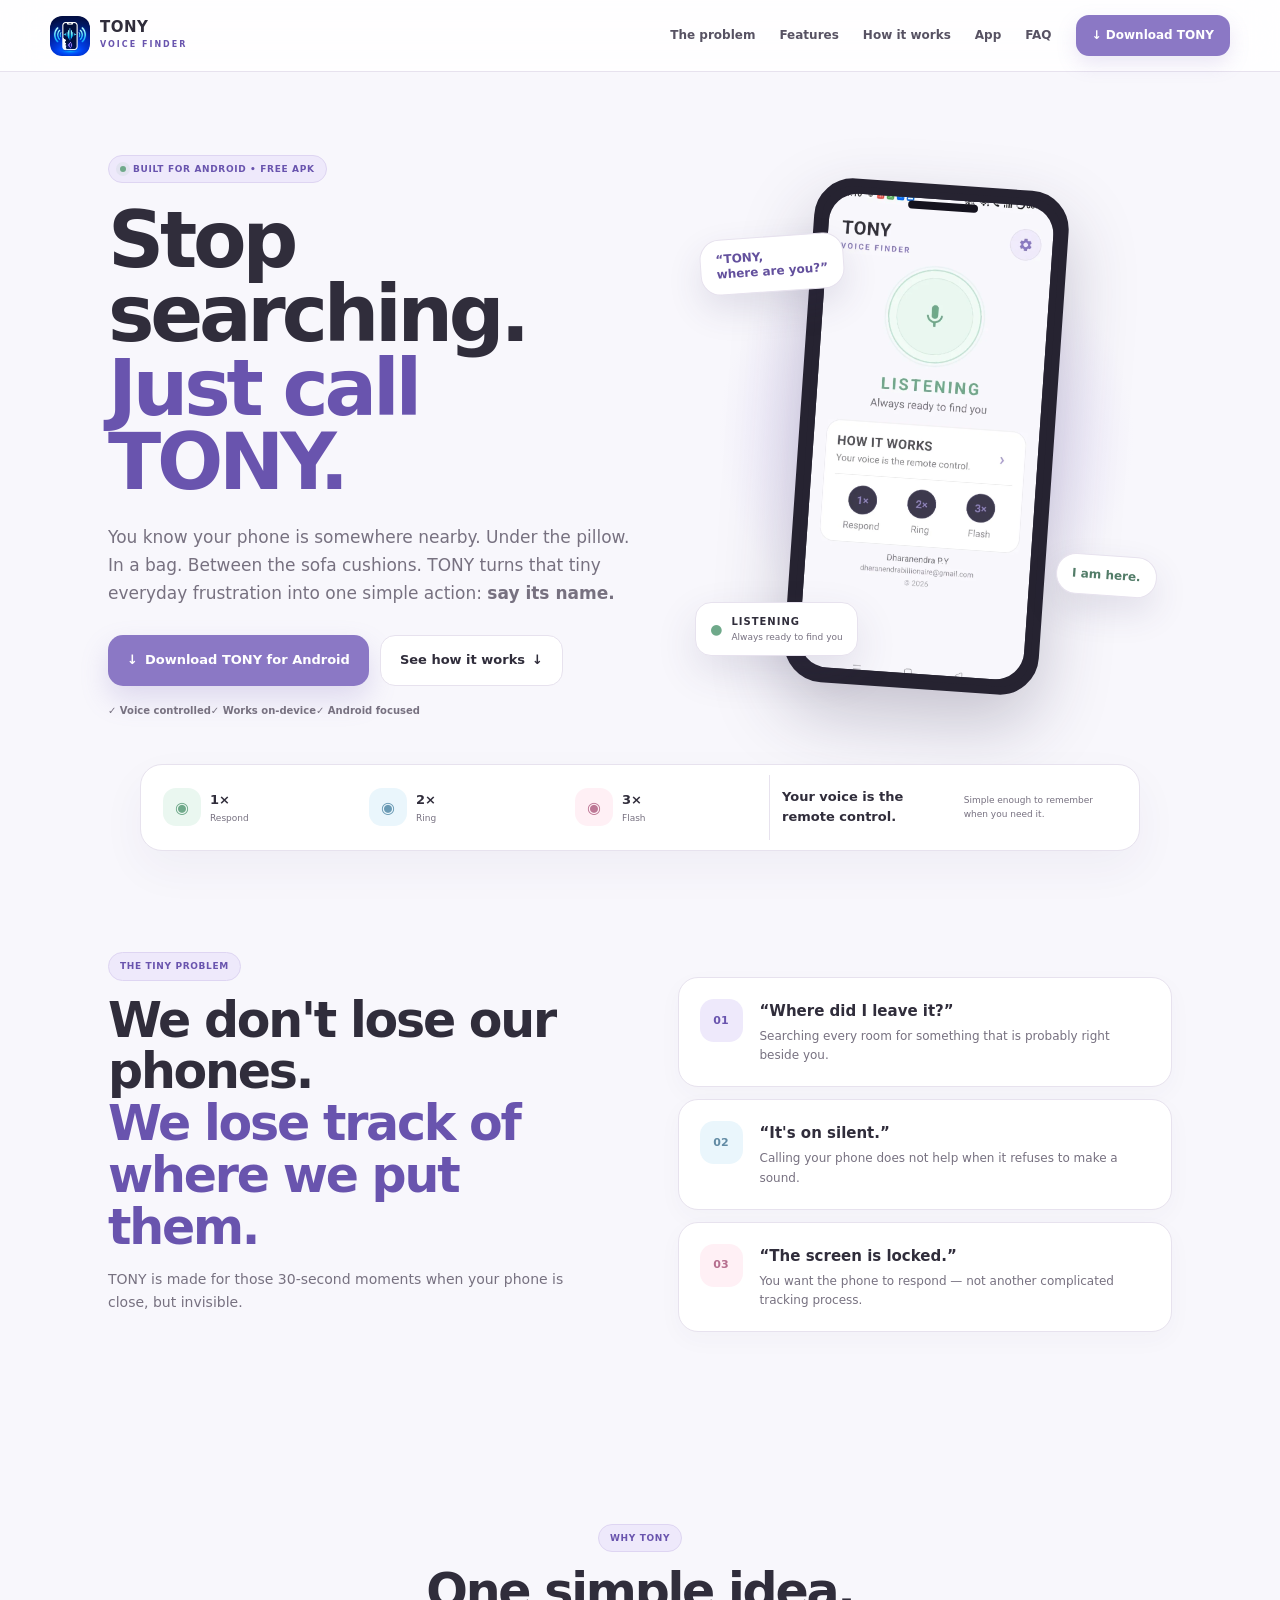
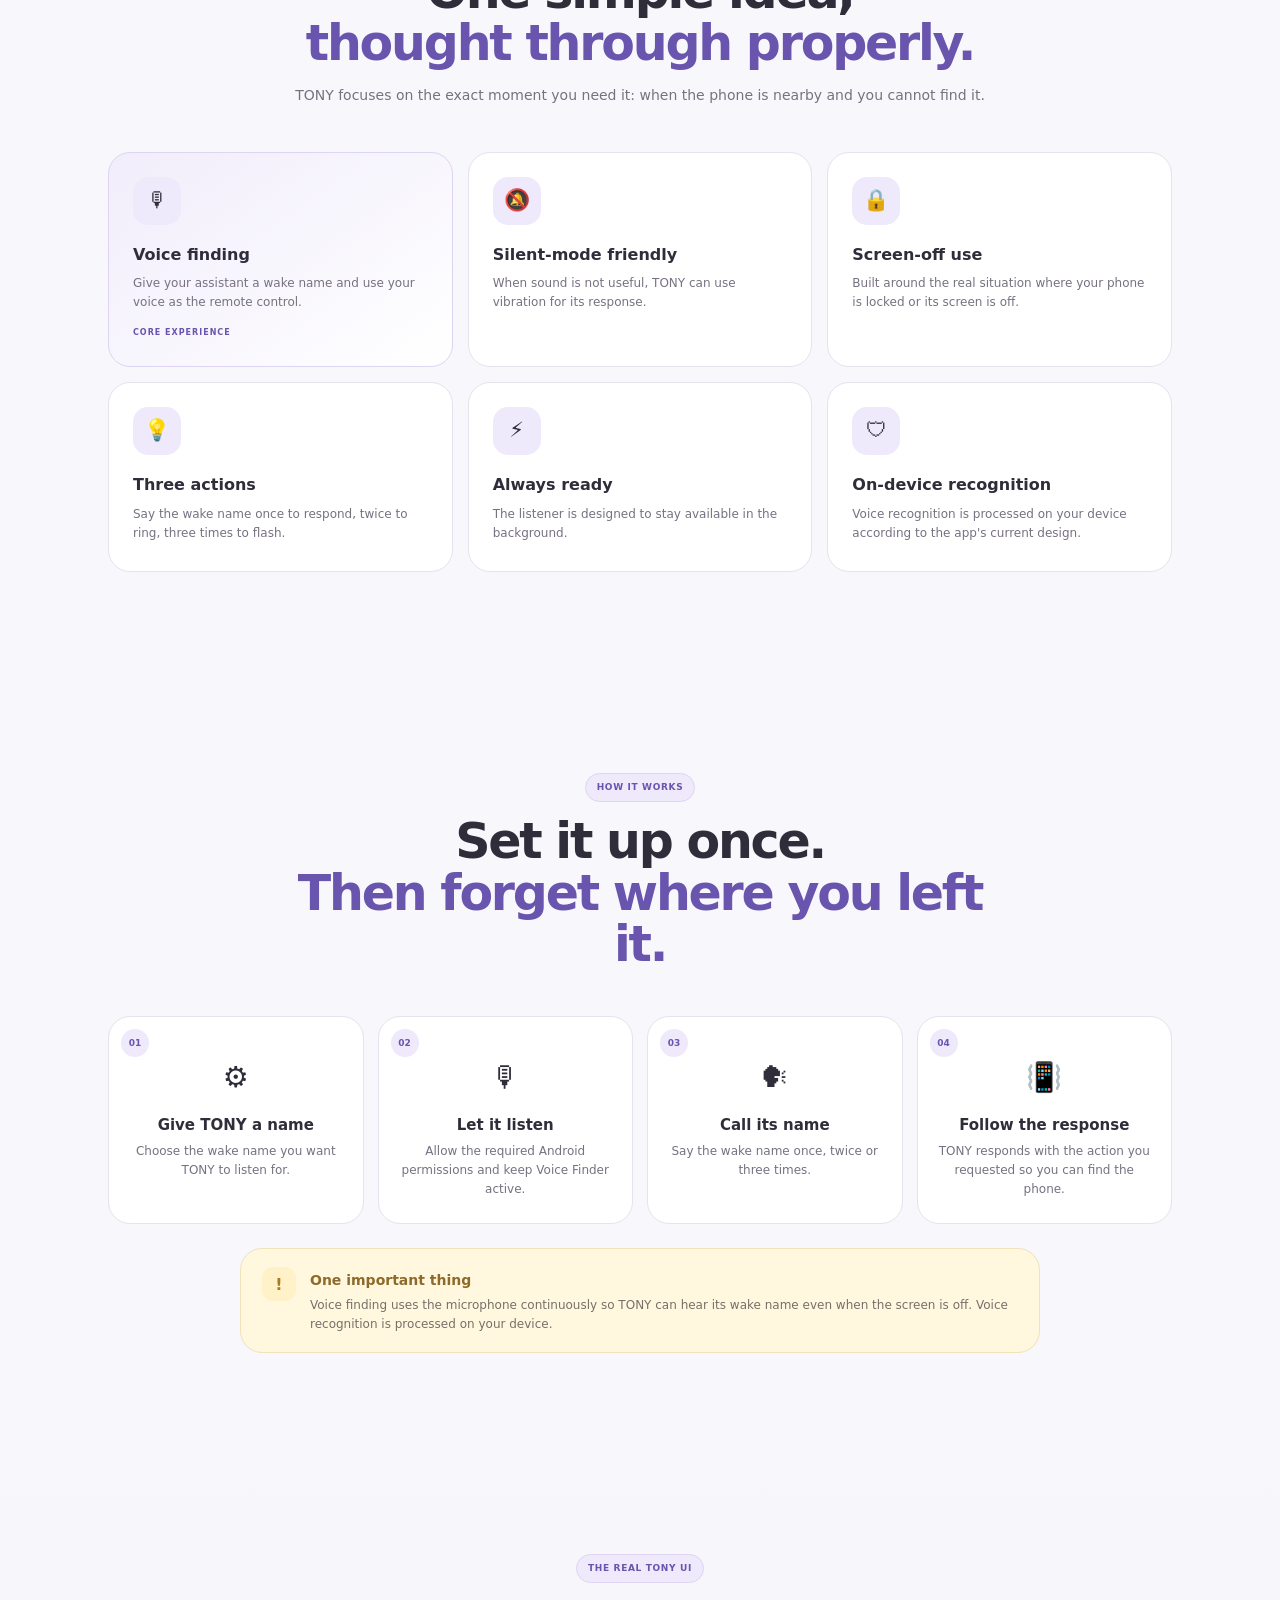
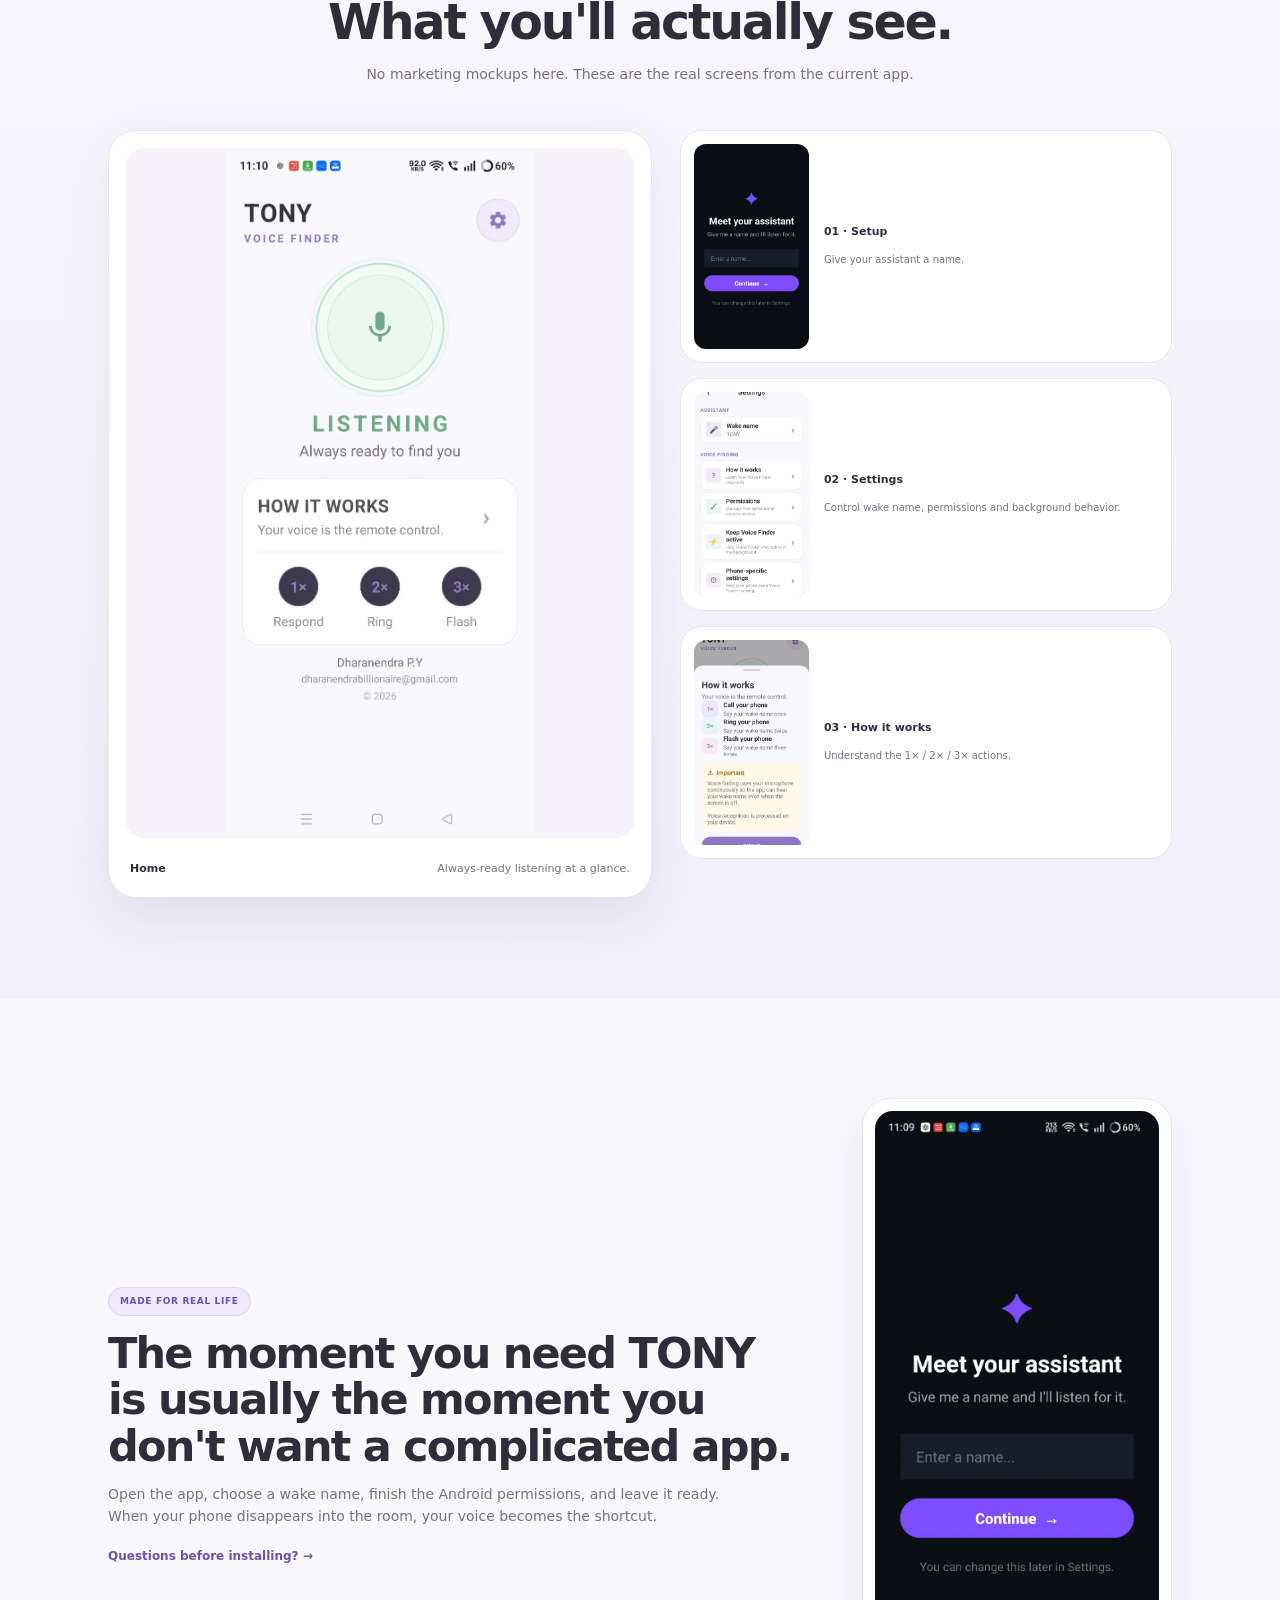
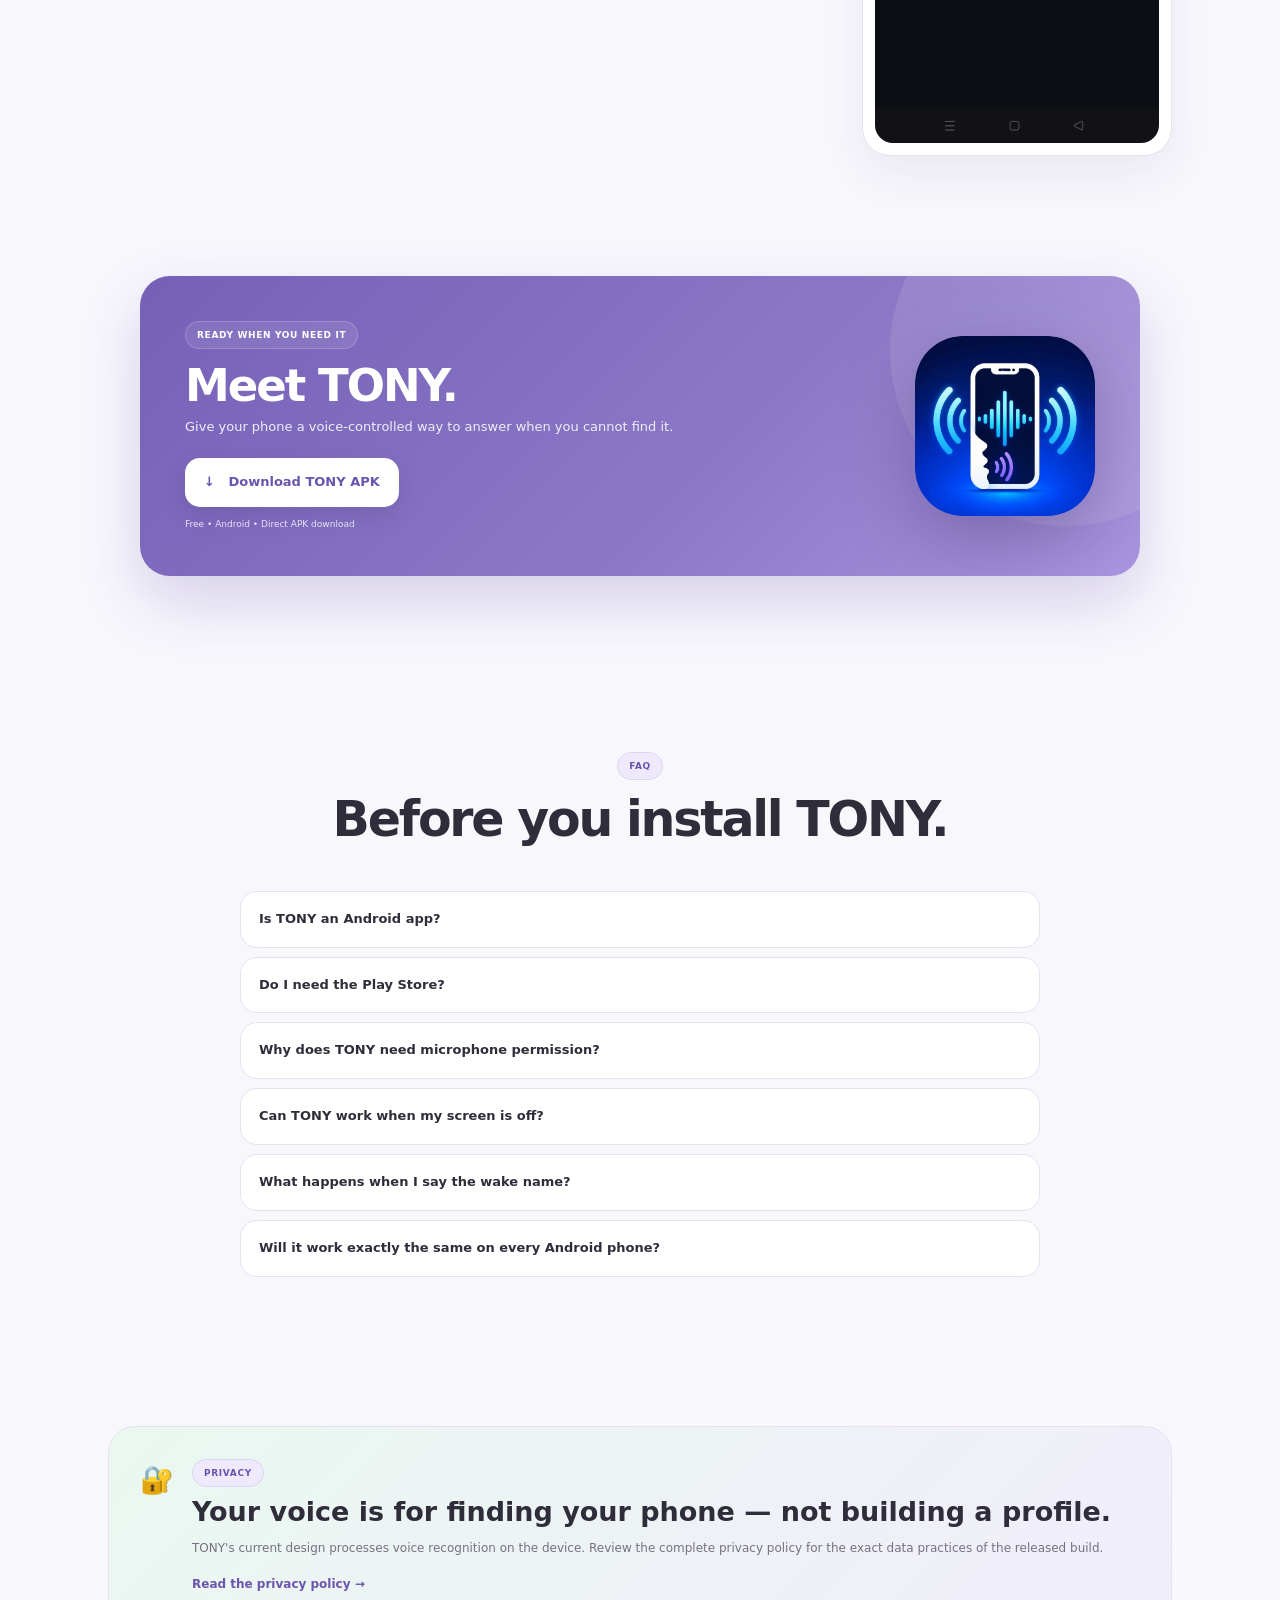
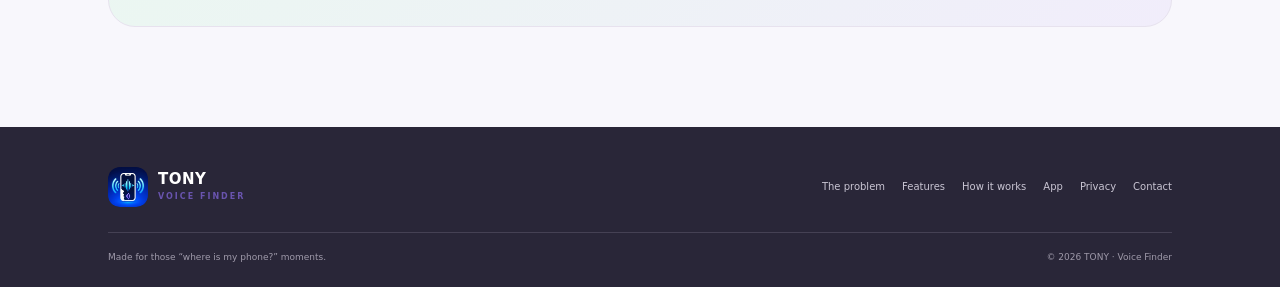
<file: index.html>
<!doctype html>
<html lang="en">
<head>
<meta charset="utf-8">
<meta name="viewport" content="width=device-width,initial-scale=1,viewport-fit=cover">
<meta name="theme-color" content="#f8f7fc">
<meta name="description" content="TONY Voice Finder — find your nearby Android phone using your voice.">
<title>TONY — Voice Finder for Android</title>
<link rel="preload" as="image" href="assets/tony-logo.webp">
<link rel="stylesheet" href="styles.css">
</head>
<body>
<div class="progress" id="progress"></div>

<header class="header" id="top">
  <a class="brand" href="#top" aria-label="TONY home">
    <img src="assets/tony-logo.webp" alt="TONY logo">
    <span><strong>TONY</strong><small>VOICE FINDER</small></span>
  </a>
  <button class="menu" id="menu" aria-label="Open menu" aria-expanded="false">☰</button>
  <nav id="nav">
    <a href="#problem">The problem</a>
    <a href="#features">Features</a>
    <a href="#how">How it works</a>
    <a href="#screens">App</a>
    <a href="#faq">FAQ</a>
    <a class="nav-download" href="downloads/TONY-v1.0.0.apk" download>↓ Download TONY</a>
  </nav>
</header>

<main>
<section class="hero">
  <div class="hero-copy">
    <div class="badge"><span class="dot"></span> BUILT FOR ANDROID • FREE APK</div>
    <h1>Stop searching.<br><span>Just call TONY.</span></h1>
    <p class="lead">You know your phone is somewhere nearby. Under the pillow. In a bag. Between the sofa cushions. TONY turns that tiny everyday frustration into one simple action: <b>say its name.</b></p>
    <div class="hero-actions">
      <a class="btn primary" href="downloads/TONY-v1.0.0.apk" download><span>↓</span> Download TONY for Android</a>
      <a class="btn ghost" href="#how">See how it works <span>↓</span></a>
    </div>
    <div class="mini-trust">
      <span>✓ Voice controlled</span><span>✓ Works on-device</span><span>✓ Android focused</span>
    </div>
  </div>

  <div class="hero-visual">
    <div class="halo"></div>
    <div class="speech speech-one">“TONY,<br>where are you?”</div>
    <div class="speech speech-two">I am here.</div>
    <div class="phone">
      <div class="phone-notch"></div>
      <img src="assets/home.webp" alt="TONY home screen showing Listening" loading="eager">
    </div>
    <div class="floating-card"><span>●</span><div><b>LISTENING</b><small>Always ready to find you</small></div></div>
  </div>
</section>

<section class="quick-proof">
  <div><span class="proof-icon green">◉</span><div><b>1×</b><small>Respond</small></div></div>
  <div><span class="proof-icon blue">◉</span><div><b>2×</b><small>Ring</small></div></div>
  <div><span class="proof-icon pink">◉</span><div><b>3×</b><small>Flash</small></div></div>
  <div class="proof-note"><b>Your voice is the remote control.</b><small>Simple enough to remember when you need it.</small></div>
</section>

<section class="section problem" id="problem">
  <div class="section-head left">
    <span class="eyebrow">THE TINY PROBLEM</span>
    <h2>We don't lose our phones.<br><em>We lose track of where we put them.</em></h2>
    <p>TONY is made for those 30-second moments when your phone is close, but invisible.</p>
  </div>
  <div class="problem-list">
    <article><span class="num">01</span><div><h3>“Where did I leave it?”</h3><p>Searching every room for something that is probably right beside you.</p></div></article>
    <article><span class="num blue-num">02</span><div><h3>“It's on silent.”</h3><p>Calling your phone does not help when it refuses to make a sound.</p></div></article>
    <article><span class="num pink-num">03</span><div><h3>“The screen is locked.”</h3><p>You want the phone to respond — not another complicated tracking process.</p></div></article>
  </div>
</section>

<section class="section features" id="features">
  <div class="section-head">
    <span class="eyebrow">WHY TONY</span>
    <h2>One simple idea,<br><em>thought through properly.</em></h2>
    <p>TONY focuses on the exact moment you need it: when the phone is nearby and you cannot find it.</p>
  </div>
  <div class="feature-grid">
    <article class="feature featured"><span class="feature-symbol">🎙</span><h3>Voice finding</h3><p>Give your assistant a wake name and use your voice as the remote control.</p><small>CORE EXPERIENCE</small></article>
    <article class="feature"><span class="feature-symbol">🔕</span><h3>Silent-mode friendly</h3><p>When sound is not useful, TONY can use vibration for its response.</p></article>
    <article class="feature"><span class="feature-symbol">🔒</span><h3>Screen-off use</h3><p>Built around the real situation where your phone is locked or its screen is off.</p></article>
    <article class="feature"><span class="feature-symbol">💡</span><h3>Three actions</h3><p>Say the wake name once to respond, twice to ring, three times to flash.</p></article>
    <article class="feature"><span class="feature-symbol">⚡</span><h3>Always ready</h3><p>The listener is designed to stay available in the background.</p></article>
    <article class="feature"><span class="feature-symbol">🛡</span><h3>On-device recognition</h3><p>Voice recognition is processed on your device according to the app's current design.</p></article>
  </div>
</section>

<section class="section how" id="how">
  <div class="section-head">
    <span class="eyebrow">HOW IT WORKS</span>
    <h2>Set it up once.<br><em>Then forget where you left it.</em></h2>
  </div>
  <div class="timeline">
    <article><span>01</span><div class="step-icon">⚙</div><h3>Give TONY a name</h3><p>Choose the wake name you want TONY to listen for.</p></article>
    <article><span>02</span><div class="step-icon">🎙</div><h3>Let it listen</h3><p>Allow the required Android permissions and keep Voice Finder active.</p></article>
    <article><span>03</span><div class="step-icon">🗣</div><h3>Call its name</h3><p>Say the wake name once, twice or three times.</p></article>
    <article><span>04</span><div class="step-icon">📳</div><h3>Follow the response</h3><p>TONY responds with the action you requested so you can find the phone.</p></article>
  </div>
  <div class="important"><span>!</span><div><b>One important thing</b><p>Voice finding uses the microphone continuously so TONY can hear its wake name even when the screen is off. Voice recognition is processed on your device.</p></div></div>
</section>

<section class="section screens" id="screens">
  <div class="section-head">
    <span class="eyebrow">THE REAL TONY UI</span>
    <h2>What you'll actually see.</h2>
    <p>No marketing mockups here. These are the real screens from the current app.</p>
  </div>
  <div class="screenshot-showcase">
    <div class="shot-main">
      <img src="assets/home.webp" alt="TONY Voice Finder home screen">
      <div class="shot-caption"><b>Home</b><span>Always-ready listening at a glance.</span></div>
    </div>
    <div class="shot-side">
      <div class="shot"><img src="assets/setup.webp" alt="TONY setup screen" loading="lazy"><div><b>01 · Setup</b><span>Give your assistant a name.</span></div></div>
      <div class="shot"><img src="assets/settings.webp" alt="TONY settings screen" loading="lazy"><div><b>02 · Settings</b><span>Control wake name, permissions and background behavior.</span></div></div>
      <div class="shot"><img src="assets/how-it-works.webp" alt="TONY how it works screen" loading="lazy"><div><b>03 · How it works</b><span>Understand the 1× / 2× / 3× actions.</span></div></div>
    </div>
  </div>
</section>

<section class="section setup-callout">
  <div class="setup-copy">
    <span class="eyebrow">MADE FOR REAL LIFE</span>
    <h2>The moment you need TONY is usually the moment you don't want a complicated app.</h2>
    <p>Open the app, choose a wake name, finish the Android permissions, and leave it ready. When your phone disappears into the room, your voice becomes the shortcut.</p>
    <a class="text-link" href="#faq">Questions before installing? →</a>
  </div>
  <div class="setup-shot"><img src="assets/setup.webp" alt="TONY setup screen" loading="lazy"></div>
</section>

<section class="download-banner">
  <div class="download-glow"></div>
  <div class="download-content">
    <span class="eyebrow light">READY WHEN YOU NEED IT</span>
    <h2>Meet TONY.</h2>
    <p>Give your phone a voice-controlled way to answer when you cannot find it.</p>
    <a class="btn white" href="downloads/TONY-v1.0.0.apk" download>↓ &nbsp; Download TONY APK</a>
    <small>Free • Android • Direct APK download</small>
  </div>
  <img src="assets/tony-logo.webp" alt="" class="download-logo">
</section>

<section class="section faq" id="faq">
  <div class="section-head">
    <span class="eyebrow">FAQ</span>
    <h2>Before you install TONY.</h2>
  </div>
  <div class="faq-list">
    <details><summary>Is TONY an Android app?</summary><p>Yes. This release is built specifically for Android phones.</p></details>
    <details><summary>Do I need the Play Store?</summary><p>No. This website can distribute the signed APK directly. Android may ask you to allow your browser to install apps from that source.</p></details>
    <details><summary>Why does TONY need microphone permission?</summary><p>TONY needs the microphone so it can listen for your chosen wake name.</p></details>
    <details><summary>Can TONY work when my screen is off?</summary><p>The app is designed around background voice listening and screen-off use, subject to Android and device-specific background restrictions.</p></details>
    <details><summary>What happens when I say the wake name?</summary><p>One call can trigger a response, two calls can ring the phone, and three calls can trigger the flashlight.</p></details>
    <details><summary>Will it work exactly the same on every Android phone?</summary><p>Android manufacturers apply different background and battery-management rules. TONY includes phone-specific guidance to help keep the listener active.</p></details>
  </div>
</section>

<section class="section privacy">
  <div class="privacy-card"><span class="lock">🔐</span><div><span class="eyebrow">PRIVACY</span><h2>Your voice is for finding your phone — not building a profile.</h2><p>TONY's current design processes voice recognition on the device. Review the complete privacy policy for the exact data practices of the released build.</p><a class="text-link" href="privacy.html">Read the privacy policy →</a></div></div>
</section>
</main>

<footer>
  <div class="footer-top">
    <div class="brand"><img src="assets/tony-logo.webp" alt="TONY"><span><strong>TONY</strong><small>VOICE FINDER</small></span></div>
    <div class="footer-links"><a href="#problem">The problem</a><a href="#features">Features</a><a href="#how">How it works</a><a href="#screens">App</a><a href="privacy.html">Privacy</a><a href="mailto:dharanendrabillionaire@gmail.com">Contact</a></div>
  </div>
  <div class="footer-bottom"><span>Made for those “where is my phone?” moments.</span><span>© 2026 TONY · Voice Finder</span></div>
</footer>
<script src="script.js"></script>
</body>
</html>
</file>
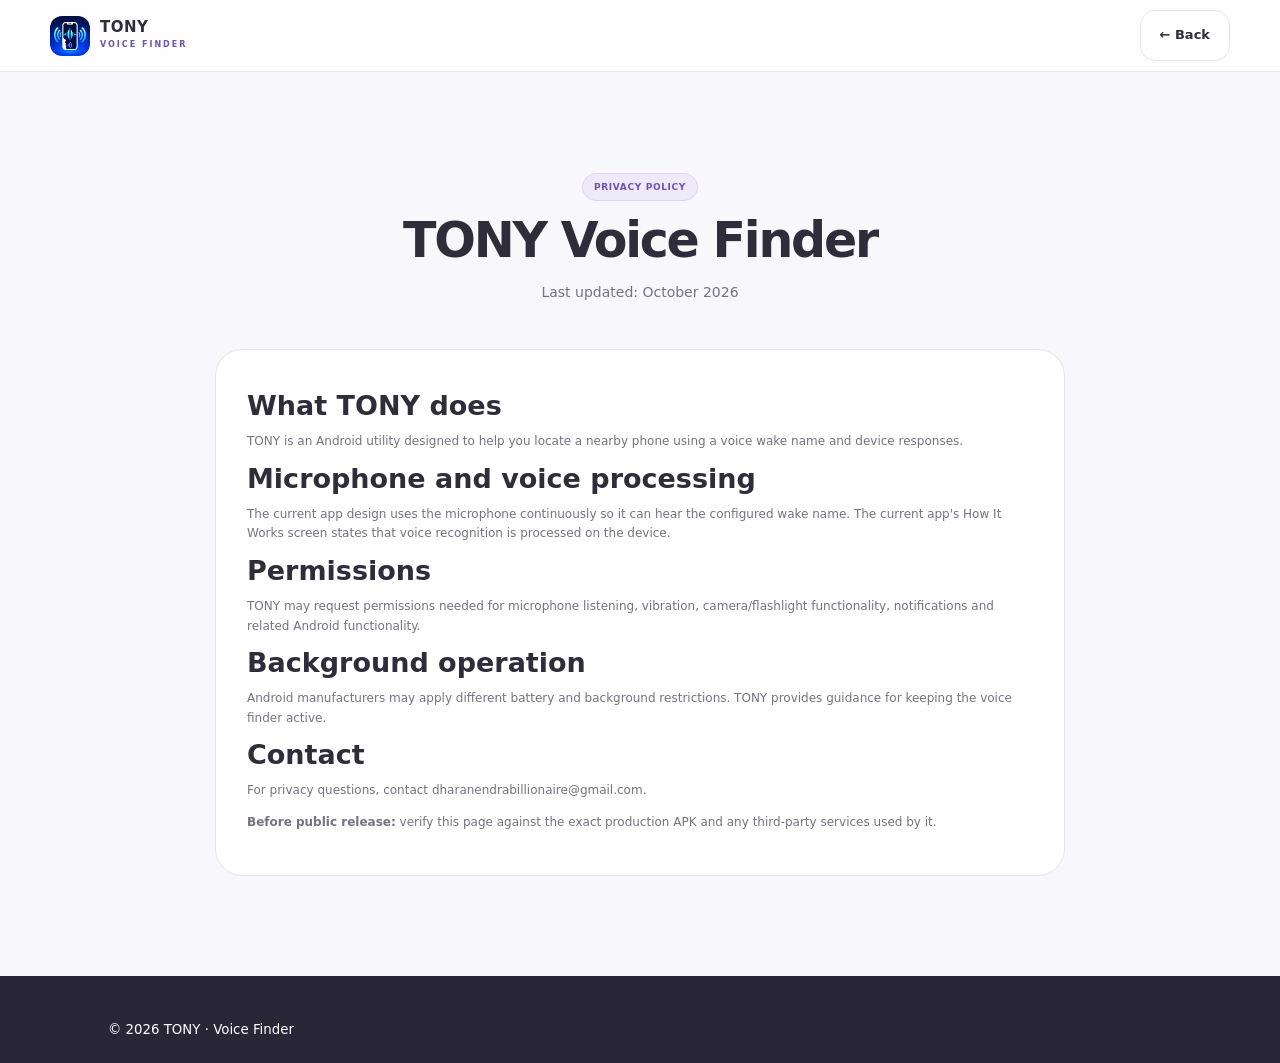
<file: privacy.html>
<!doctype html><html lang="en"><head><meta charset="utf-8"><meta name="viewport" content="width=device-width,initial-scale=1"><meta name="theme-color" content="#f8f7fc"><title>Privacy Policy — TONY</title><link rel="stylesheet" href="styles.css"></head><body><header class="header"><a class="brand" href="index.html"><img src="assets/tony-logo.webp" alt="TONY"><span><strong>TONY</strong><small>VOICE FINDER</small></span></a><a class="btn ghost" href="index.html">← Back</a></header><main class="section"><div class="section-head"><span class="eyebrow">PRIVACY POLICY</span><h2>TONY Voice Finder</h2><p>Last updated: October 2026</p></div><article class="privacy-card" style="display:block;background:#fff;max-width:850px;margin:auto"><h2>What TONY does</h2><p>TONY is an Android utility designed to help you locate a nearby phone using a voice wake name and device responses.</p><h2>Microphone and voice processing</h2><p>The current app design uses the microphone continuously so it can hear the configured wake name. The current app's How It Works screen states that voice recognition is processed on the device.</p><h2>Permissions</h2><p>TONY may request permissions needed for microphone listening, vibration, camera/flashlight functionality, notifications and related Android functionality.</p><h2>Background operation</h2><p>Android manufacturers may apply different battery and background restrictions. TONY provides guidance for keeping the voice finder active.</p><h2>Contact</h2><p>For privacy questions, contact <a href="mailto:dharanendrabillionaire@gmail.com">dharanendrabillionaire@gmail.com</a>.</p><p><b>Before public release:</b> verify this page against the exact production APK and any third-party services used by it.</p></article></main><footer><small>© 2026 TONY · Voice Finder</small></footer></body></html>
</file>
<file: styles.css>
:root{--bg:#f8f7fc;--surface:#fff;--ink:#302d3b;--muted:#777180;--purple:#8b78c5;--purple2:#6954ae;--soft:#eee9fb;--green:#6fa98a;--green-soft:#eaf7f0;--blue-soft:#eaf6fc;--pink-soft:#fff0f5;--yellow-soft:#fff8df;--line:#e7e2ee;--dark:#171620;--max:1120px}*{box-sizing:border-box}html{scroll-behavior:smooth}body{margin:0;background:var(--bg);color:var(--ink);font-family:Inter,ui-sans-serif,system-ui,-apple-system,BlinkMacSystemFont,"Segoe UI",sans-serif;line-height:1.6}a{text-decoration:none;color:inherit}.progress{position:fixed;top:0;left:0;height:3px;width:0;background:var(--purple);z-index:100;transition:width .05s}.header{height:72px;position:sticky;top:0;z-index:50;display:flex;align-items:center;justify-content:space-between;padding:0 max(18px,calc((100% - 1180px)/2));background:#ffffffdf;backdrop-filter:blur(18px);border-bottom:1px solid var(--line)}.brand{display:flex;align-items:center;gap:10px}.brand img{width:40px;height:40px;border-radius:12px;object-fit:cover}.brand strong{display:block;line-height:1;font-size:15px;letter-spacing:.5px}.brand small{display:block;color:var(--purple2);font-weight:900;letter-spacing:2px;font-size:8px;margin-top:4px}.header nav{display:flex;align-items:center;gap:24px;font-size:12px;font-weight:750;color:#575263}.header nav a:hover{color:var(--purple2)}.nav-download{background:var(--purple);color:#fff!important;padding:11px 16px;border-radius:13px;box-shadow:0 8px 20px #8b78c52e}.menu{display:none;border:0;background:var(--soft);color:var(--purple2);border-radius:12px;width:42px;height:42px;font-size:21px}.hero{max-width:var(--max);margin:auto;min-height:700px;padding:82px 28px 65px;display:grid;grid-template-columns:1.03fr .97fr;align-items:center;gap:50px}.badge,.eyebrow{display:inline-flex;align-items:center;border:1px solid #ded5f2;background:var(--soft);color:var(--purple2);border-radius:999px;padding:6px 11px;font-size:9px;font-weight:900;letter-spacing:.65px}.badge .dot{width:6px;height:6px;background:var(--green);border-radius:50%;margin-right:7px;box-shadow:0 0 0 4px #6fa98a18}.hero h1{font-size:clamp(48px,6.4vw,78px);line-height:.95;letter-spacing:-4.2px;margin:20px 0 23px}.hero h1 span{color:var(--purple2)}.lead{max-width:625px;color:var(--muted);font-size:17px;line-height:1.65}.hero-actions{display:flex;gap:11px;flex-wrap:wrap;margin:28px 0 17px}.btn{display:inline-flex;align-items:center;justify-content:center;gap:7px;border-radius:15px;padding:14px 19px;font-size:13px;font-weight:850;transition:transform .2s,box-shadow .2s}.btn:hover{transform:translateY(-2px)}.primary{background:var(--purple);color:#fff;box-shadow:0 13px 28px #8b78c53d}.ghost{background:#fff;border:1px solid var(--line)}.mini-trust{font-size:10px;color:#777180;font-weight:750}.hero-visual{height:550px;position:relative;display:grid;place-items:center}.halo{position:absolute;width:420px;height:420px;border-radius:50%;background:radial-gradient(circle,#ded5f8 0,#eeeafb 42%,transparent 70%)}.phone{width:255px;height:505px;border:8px solid #262331;background:#262331;border-radius:39px;padding:7px;transform:rotate(4deg);box-shadow:0 30px 70px #30264c40;position:relative;z-index:2}.phone-notch{position:absolute;z-index:3;top:10px;left:50%;transform:translateX(-50%);width:70px;height:8px;border-radius:8px;background:#15131e}.phone img{width:100%;height:100%;object-fit:cover;object-position:center;border-radius:29px}.speech{position:absolute;z-index:4;background:#fff;border:1px solid var(--line);box-shadow:0 15px 35px #40366a20;border-radius:20px;padding:12px 15px;font-weight:850;line-height:1.25;font-size:12px}.speech-one{top:75px;left:20px;color:#63509d;transform:rotate(-4deg)}.speech-two{right:15px;bottom:115px;color:#527c68;transform:rotate(4deg)}.floating-card{position:absolute;z-index:5;left:15px;bottom:55px;background:#fff;border:1px solid var(--line);border-radius:16px;padding:11px 14px;display:flex;gap:9px;align-items:center;box-shadow:0 16px 40px #40366a20}.floating-card>span{color:var(--green);font-size:14px}.floating-card b{display:block;font-size:10px;letter-spacing:1px}.floating-card small{display:block;color:var(--muted);font-size:9px}.quick-proof{max-width:1000px;margin:-20px auto 0;background:#fff;border:1px solid var(--line);border-radius:22px;padding:10px;display:grid;grid-template-columns:repeat(3,1fr) 1.8fr;gap:6px;box-shadow:0 18px 45px #3d31610c;position:relative;z-index:10}.quick-proof>div{display:flex;align-items:center;gap:9px;padding:12px}.proof-icon{width:38px;height:38px;border-radius:13px;display:grid;place-items:center}.proof-icon.green{background:var(--green-soft);color:var(--green)}.proof-icon.blue{background:var(--blue-soft);color:#6a9ab4}.proof-icon.pink{background:var(--pink-soft);color:#bd7795}.quick-proof b{display:block;font-size:13px}.quick-proof small{display:block;color:var(--muted);font-size:9px}.proof-note{border-left:1px solid var(--line)}.section{max-width:var(--max);margin:auto;padding:100px 28px}.section-head{max-width:720px;margin:0 auto 45px;text-align:center}.section-head.left{text-align:left;margin-left:0}.section-head h2{font-size:clamp(33px,4.5vw,49px);line-height:1.06;letter-spacing:-2.2px;margin:14px 0}.section-head h2 em{font-style:normal;color:var(--purple2)}.section-head p{color:var(--muted);font-size:14px;margin:0}.problem{display:grid;grid-template-columns:1fr 1fr;gap:75px;align-items:center}.problem-list{display:grid;gap:12px}.problem-list article{display:flex;gap:17px;padding:21px;background:#fff;border:1px solid var(--line);border-radius:20px;box-shadow:0 8px 25px #3d316108}.problem-list h3{font-size:15px;margin:0 0 4px}.problem-list p{font-size:12px;color:var(--muted);margin:0}.num{flex:none;width:43px;height:43px;border-radius:14px;background:var(--soft);color:var(--purple2);display:grid;place-items:center;font-weight:900;font-size:11px}.blue-num{background:var(--blue-soft);color:#628ba4}.pink-num{background:var(--pink-soft);color:#b66e8e}.features{padding-top:65px}.feature-grid{display:grid;grid-template-columns:repeat(3,1fr);gap:15px}.feature{background:#fff;border:1px solid var(--line);border-radius:22px;padding:24px;min-height:190px}.feature.featured{background:linear-gradient(145deg,#f1edfb,#fff);border-color:#ded4f3}.feature-symbol{width:48px;height:48px;border-radius:15px;background:var(--soft);display:grid;place-items:center;font-size:21px;margin-bottom:17px}.feature h3{font-size:16px;margin:0 0 7px}.feature p{font-size:12px;color:var(--muted);margin:0}.feature small{display:inline-block;margin-top:14px;font-size:8px;letter-spacing:1px;color:var(--purple2);font-weight:900}.timeline{display:grid;grid-template-columns:repeat(4,1fr);gap:14px}.timeline article{background:#fff;border:1px solid var(--line);border-radius:22px;padding:24px 19px;text-align:center;position:relative}.timeline article>span{position:absolute;top:12px;left:12px;background:var(--soft);color:var(--purple2);width:28px;height:28px;border-radius:50%;display:grid;place-items:center;font-size:9px;font-weight:900}.step-icon{font-size:29px;margin:13px 0 12px}.timeline h3{font-size:15px;margin:0 0 5px}.timeline p{font-size:12px;color:var(--muted);margin:0}.important{margin:24px auto 0;max-width:800px;background:var(--yellow-soft);border:1px solid #f0e2b9;border-radius:22px;padding:18px 21px;display:flex;gap:14px}.important>span{width:34px;height:34px;border-radius:11px;background:#fff1c8;color:#a97a21;display:grid;place-items:center;font-weight:900;flex:none}.important b{font-size:14px;color:#8e6a2a}.important p{font-size:12px;color:#776f68;margin:3px 0 0}.screens{max-width:none;background:linear-gradient(180deg,#f8f7fc,#f0eef8);padding-left:max(28px,calc((100% - 1120px)/2 + 28px));padding-right:max(28px,calc((100% - 1120px)/2 + 28px))}.screenshot-showcase{display:grid;grid-template-columns:1.05fr .95fr;gap:28px;align-items:start}.shot-main{background:#fff;border:1px solid var(--line);border-radius:28px;padding:17px;box-shadow:0 18px 50px #3d316114}.shot-main img{width:100%;max-height:690px;object-fit:contain;object-position:center;border-radius:18px;background:#f5f3f9}.shot-caption{display:flex;justify-content:space-between;gap:15px;padding:14px 4px 3px;font-size:11px}.shot-caption span,.shot div span{color:var(--muted)}.shot-side{display:grid;gap:15px}.shot{background:#fff;border:1px solid var(--line);border-radius:22px;padding:13px;display:grid;grid-template-columns:115px 1fr;gap:15px;align-items:center}.shot img{width:115px;height:205px;object-fit:cover;object-position:center;border-radius:12px}.shot div b{display:block;font-size:11px;margin-bottom:4px}.shot div span{font-size:10px}.setup-callout{display:grid;grid-template-columns:1fr 310px;gap:60px;align-items:center}.setup-copy h2{font-size:clamp(30px,4vw,43px);line-height:1.08;letter-spacing:-1.8px;margin:14px 0}.setup-copy p{color:var(--muted);font-size:14px;max-width:650px}.text-link{color:var(--purple2);font-size:12px;font-weight:900}.setup-shot{background:#fff;border:1px solid var(--line);border-radius:28px;padding:12px;box-shadow:0 18px 45px #3d316112}.setup-shot img{display:block;width:100%;border-radius:18px}.download-banner{max-width:1000px;margin:20px auto 75px;min-height:300px;border-radius:30px;background:linear-gradient(135deg,#7560b8,#8b78c5 58%,#a995df);color:#fff;padding:42px 45px;position:relative;overflow:hidden;display:flex;align-items:center;justify-content:space-between;gap:30px;box-shadow:0 25px 60px #6954ae3b}.download-glow{position:absolute;width:350px;height:350px;right:-100px;top:-100px;border-radius:50%;background:#ffffff18}.download-content{position:relative;z-index:2}.download-banner .light{background:#ffffff18;border-color:#ffffff2e;color:#fff}.download-banner h2{font-size:45px;line-height:1;margin:14px 0 9px;letter-spacing:-2px}.download-banner p{max-width:570px;color:#f0edf9;font-size:13px;margin:0 0 20px}.white{background:#fff;color:#6954ae;box-shadow:0 10px 25px #32245a22}.download-content>small{display:block;margin-top:10px;color:#e8e2f7;font-size:9px}.download-logo{width:180px;height:180px;border-radius:48px;position:relative;z-index:2;filter:drop-shadow(0 22px 35px #33275a55)}.faq-list{max-width:800px;margin:auto}.faq-list details{background:#fff;border:1px solid var(--line);border-radius:17px;margin:9px 0;padding:0 18px}.faq-list summary{cursor:pointer;padding:17px 0;font-size:13px;font-weight:850;list-style:none}.faq-list summary::-webkit-details-marker{display:none}.faq-list p{color:var(--muted);font-size:12px;margin:0 0 17px}.privacy{padding-top:40px}.privacy-card{background:linear-gradient(135deg,#eaf8f0,#f1edfb);border:1px solid var(--line);border-radius:27px;padding:31px;display:flex;gap:18px;align-items:flex-start}.lock{font-size:27px}.privacy-card h2{font-size:27px;line-height:1.1;margin:10px 0}.privacy-card p{font-size:12px;color:var(--muted)}footer{background:#292638;color:#fff;padding:40px max(28px,calc((100% - 1120px)/2 + 28px)) 22px}.footer-top{display:flex;justify-content:space-between;align-items:center;gap:25px}.footer-links{display:flex;gap:17px;flex-wrap:wrap;color:#c9c5d3;font-size:10px}.footer-bottom{border-top:1px solid #454154;margin-top:25px;padding-top:17px;display:flex;justify-content:space-between;color:#9f9aaa;font-size:9px}
@media(max-width:900px){.header{padding:0 18px}.menu{display:block}.header nav{display:none;position:absolute;left:12px;right:12px;top:70px;background:#fff;border:1px solid var(--line);border-radius:18px;padding:8px;box-shadow:0 20px 55px #3d316120;flex-direction:column;align-items:stretch;gap:2px}.header nav.open{display:flex}.header nav a{padding:11px 12px}.nav-download{text-align:center}.hero{grid-template-columns:1fr;text-align:center;padding-top:55px}.lead{margin:auto}.hero-actions{justify-content:center}.mini-trust{text-align:center}.hero-visual{height:500px}.phone{transform:scale(.84) rotate(2deg)}.speech-one{left:8%}.speech-two{right:5%}.quick-proof{margin:0 18px;grid-template-columns:repeat(3,1fr)}.proof-note{grid-column:1/-1;border-left:0;border-top:1px solid var(--line);justify-content:center}.problem{grid-template-columns:1fr;gap:35px}.section-head.left{margin:auto;text-align:center}.feature-grid{grid-template-columns:repeat(2,1fr)}.timeline{grid-template-columns:repeat(2,1fr)}.screenshot-showcase{grid-template-columns:1fr}.shot-main{max-width:500px;margin:auto}.shot-side{grid-template-columns:repeat(3,1fr)}.shot{display:block;text-align:center}.shot img{width:100%;height:260px}.shot div{padding-top:10px}.setup-callout{grid-template-columns:1fr 280px;gap:30px}.download-banner{margin-left:18px;margin-right:18px}}
@media(max-width:560px){.brand small{display:none}.hero{padding:50px 18px 30px}.hero h1{font-size:47px;letter-spacing:-2.8px}.lead{font-size:15px}.hero-actions{flex-direction:column}.hero-actions .btn{width:100%}.hero-visual{height:420px}.phone{transform:scale(.7)}.speech{font-size:10px;padding:10px 11px}.speech-one{top:45px;left:0}.speech-two{right:0;bottom:70px}.floating-card{left:0;bottom:25px}.quick-proof{grid-template-columns:repeat(3,1fr);padding:7px}.quick-proof>div{padding:8px 5px;justify-content:center}.proof-icon{width:30px;height:30px}.proof-note{grid-column:1/-1;justify-content:flex-start;padding:10px}.section{padding:70px 18px}.section-head h2{font-size:33px}.feature-grid,.timeline{grid-template-columns:1fr}.feature{min-height:auto}.screenshot-showcase{gap:18px}.shot-main{padding:9px}.shot-side{display:flex;overflow-x:auto;padding-bottom:10px}.shot{flex:0 0 145px;padding:8px}.shot img{height:245px}.shot div b{font-size:9px}.shot div span{font-size:8px}.setup-callout{grid-template-columns:1fr}.setup-shot{max-width:270px;margin:auto}.download-banner{margin:20px 18px 55px;padding:32px 25px;min-height:auto}.download-banner h2{font-size:39px}.download-logo{width:95px;height:95px;border-radius:27px}.download-banner .white{width:100%}.privacy-card{padding:23px;flex-direction:column}.privacy-card h2{font-size:24px}.footer-top,.footer-bottom{flex-direction:column;align-items:flex-start}.footer-links{gap:13px}}
</file>
